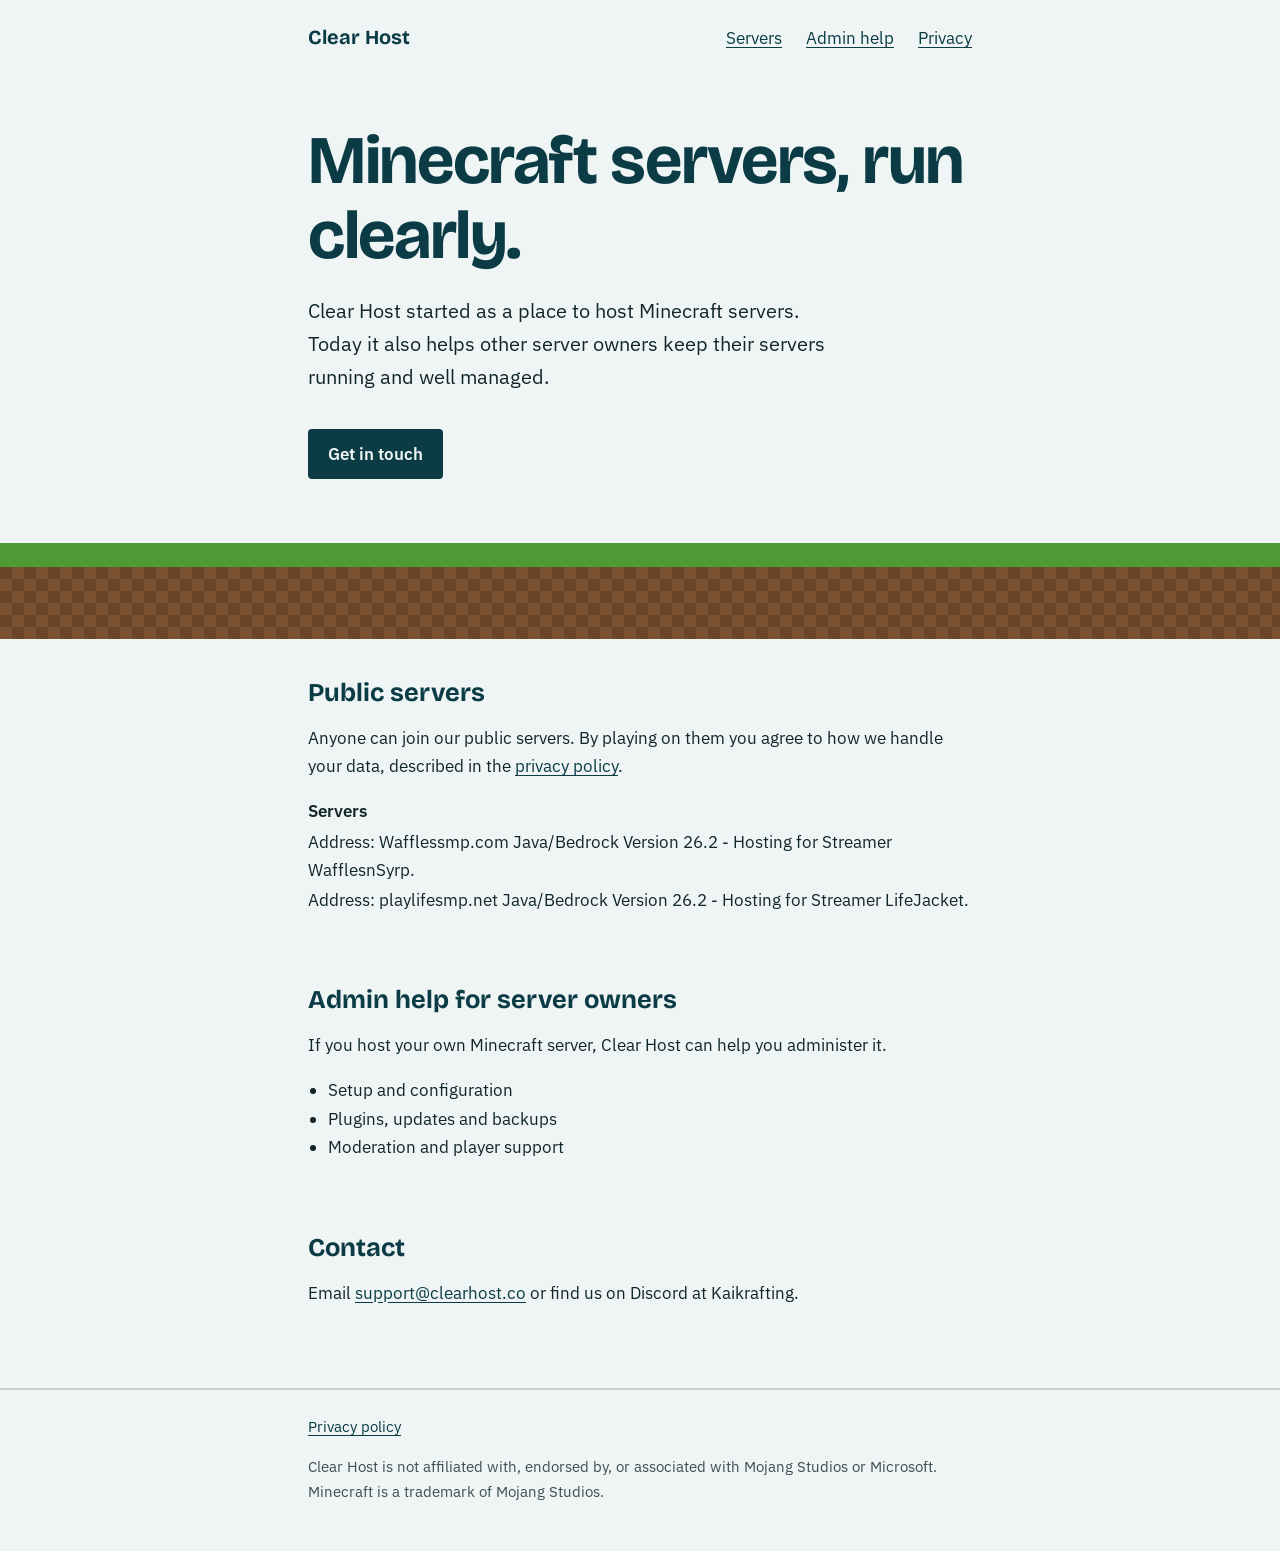
<file: index.html>
<!DOCTYPE html>
<html lang="en">
<head>
  <meta charset="utf-8">
  <meta name="viewport" content="width=device-width, initial-scale=1, viewport-fit=cover">
  <title>Clear Host | Minecraft server hosting and administration</title>
  <meta name="description" content="Clear Host runs public Minecraft servers and helps other server owners with administration.">
  <link rel="preconnect" href="https://fonts.googleapis.com">
  <link rel="preconnect" href="https://fonts.gstatic.com" crossorigin>
  <link rel="stylesheet" href="https://fonts.googleapis.com/css2?family=Bricolage+Grotesque:wght@700&family=IBM+Plex+Sans:wght@400;600&display=swap">
  <link rel="stylesheet" href="style.css">
</head>
<body>
  <header class="top">
    <div class="wrap">
      <a class="brand" href="index.html">Clear Host</a>
      <nav>
        <a href="#servers">Servers</a>
        <a href="#admin">Admin help</a>
        <a href="privacy.html">Privacy</a>
      </nav>
    </div>
  </header>

  <main>
    <div class="wrap">
      <h1>Minecraft servers, run clearly.</h1>
      <p class="lead">Clear Host started as a place to host Minecraft servers. Today it also helps other server owners keep their servers running and well managed.</p>
      <a class="btn" href="#contact">Get in touch</a>
    </div>
    <div class="terrain" role="presentation"></div>

    <div class="wrap">
      <section id="servers">
        <h2>Public servers</h2>
        <p>Anyone can join our public servers. By playing on them you agree to how we handle your data, described in the <a href="privacy.html">privacy policy</a>.</p>
        <dl>
          <dt>Servers</dt>
          <dd>Address: Wafflessmp.com Java/Bedrock Version 26.2 - Hosting for Streamer WafflesnSyrp.</dd>
          <dd>Address: playlifesmp.net Java/Bedrock Version 26.2 - Hosting for Streamer LifeJacket.</dd>
        </dl>
      </section>

      <section id="admin">
        <h2>Admin help for server owners</h2>
        <p>If you host your own Minecraft server, Clear Host can help you administer it.</p>
        <ul>
          <li>Setup and configuration</li>
          <li>Plugins, updates and backups</li>
          <li>Moderation and player support</li>
        </ul>
      </section>

      <section id="contact">
        <h2>Contact</h2>
        <p>Email <a href="mailto:support@clearhost.co">support@clearhost.co</a> or find us on Discord at Kaikrafting.</p>
      </section>
    </div>
  </main>

  <footer>
    <div class="wrap">
      <a href="privacy.html">Privacy policy</a>
      <p class="meta">Clear Host is not affiliated with, endorsed by, or associated with Mojang Studios or Microsoft. Minecraft is a trademark of Mojang Studios.</p>
    </div>
  </footer>
</body>
</html>
</file>
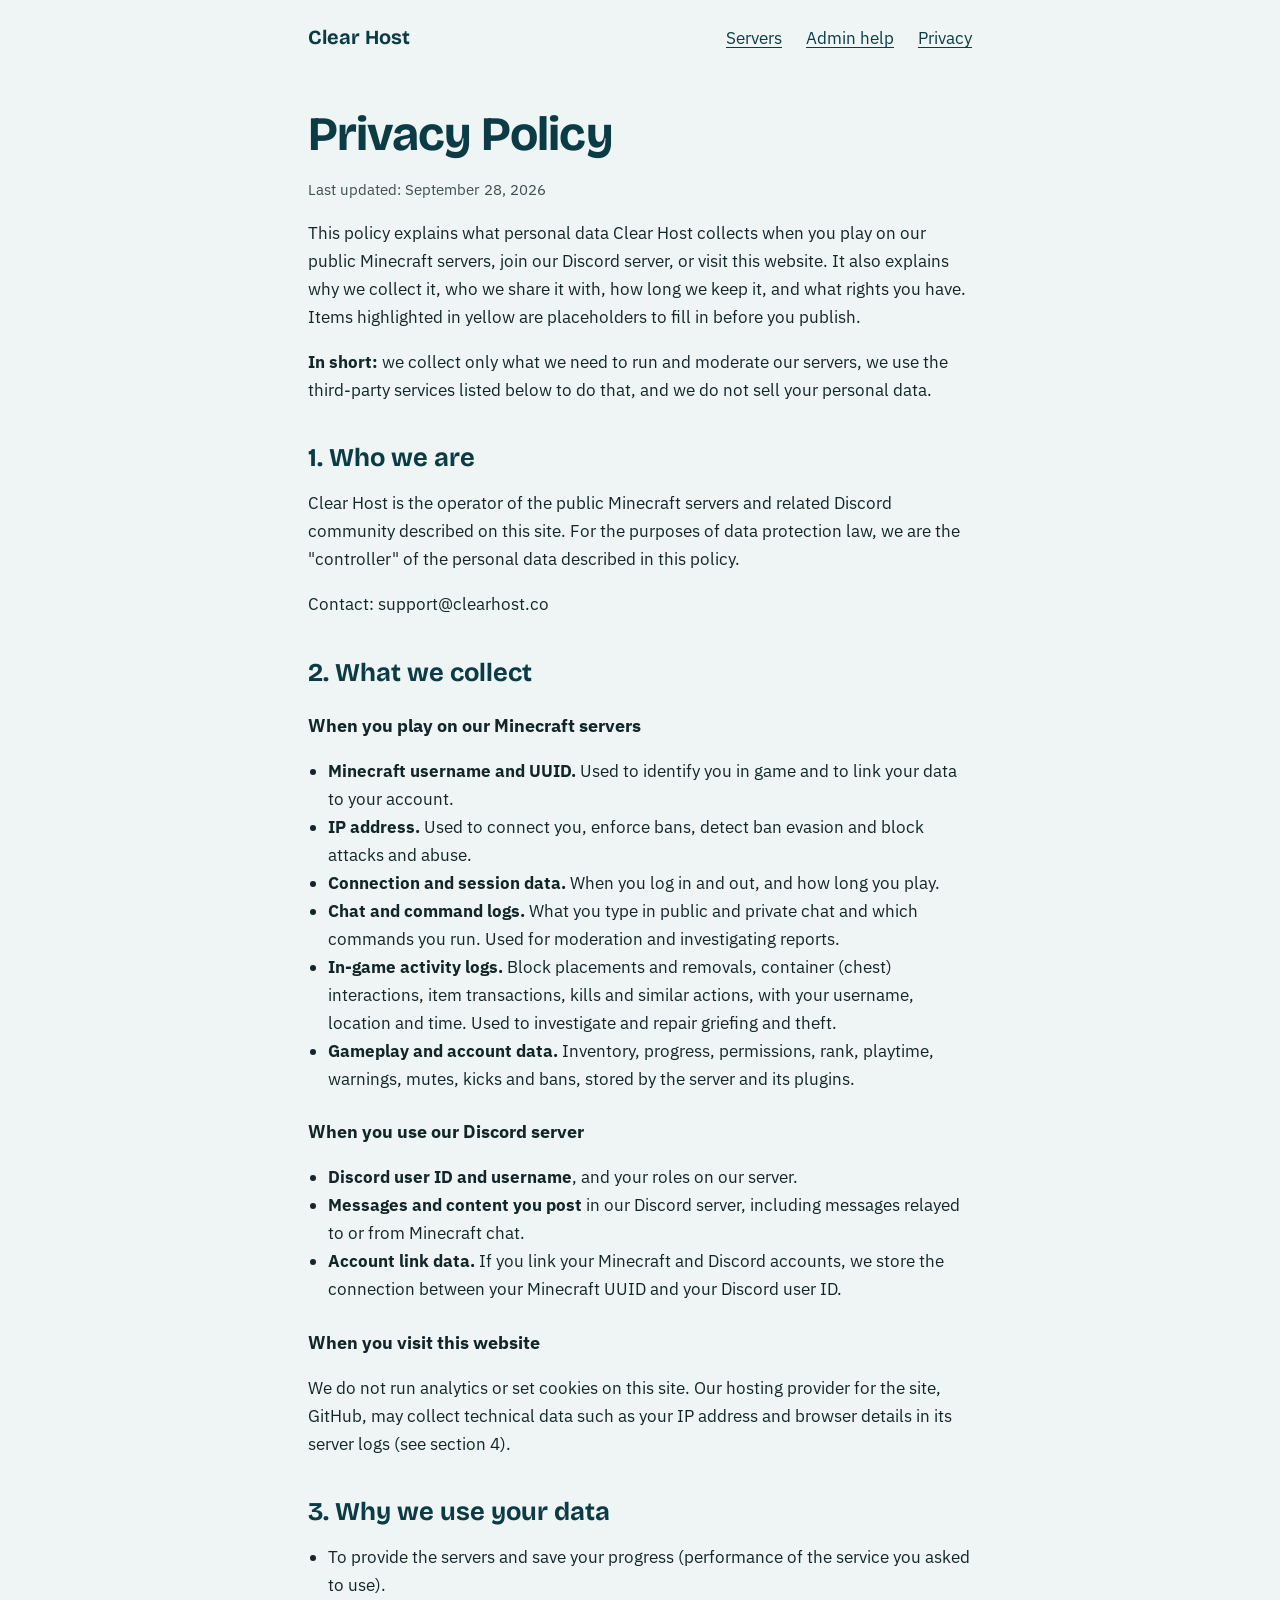
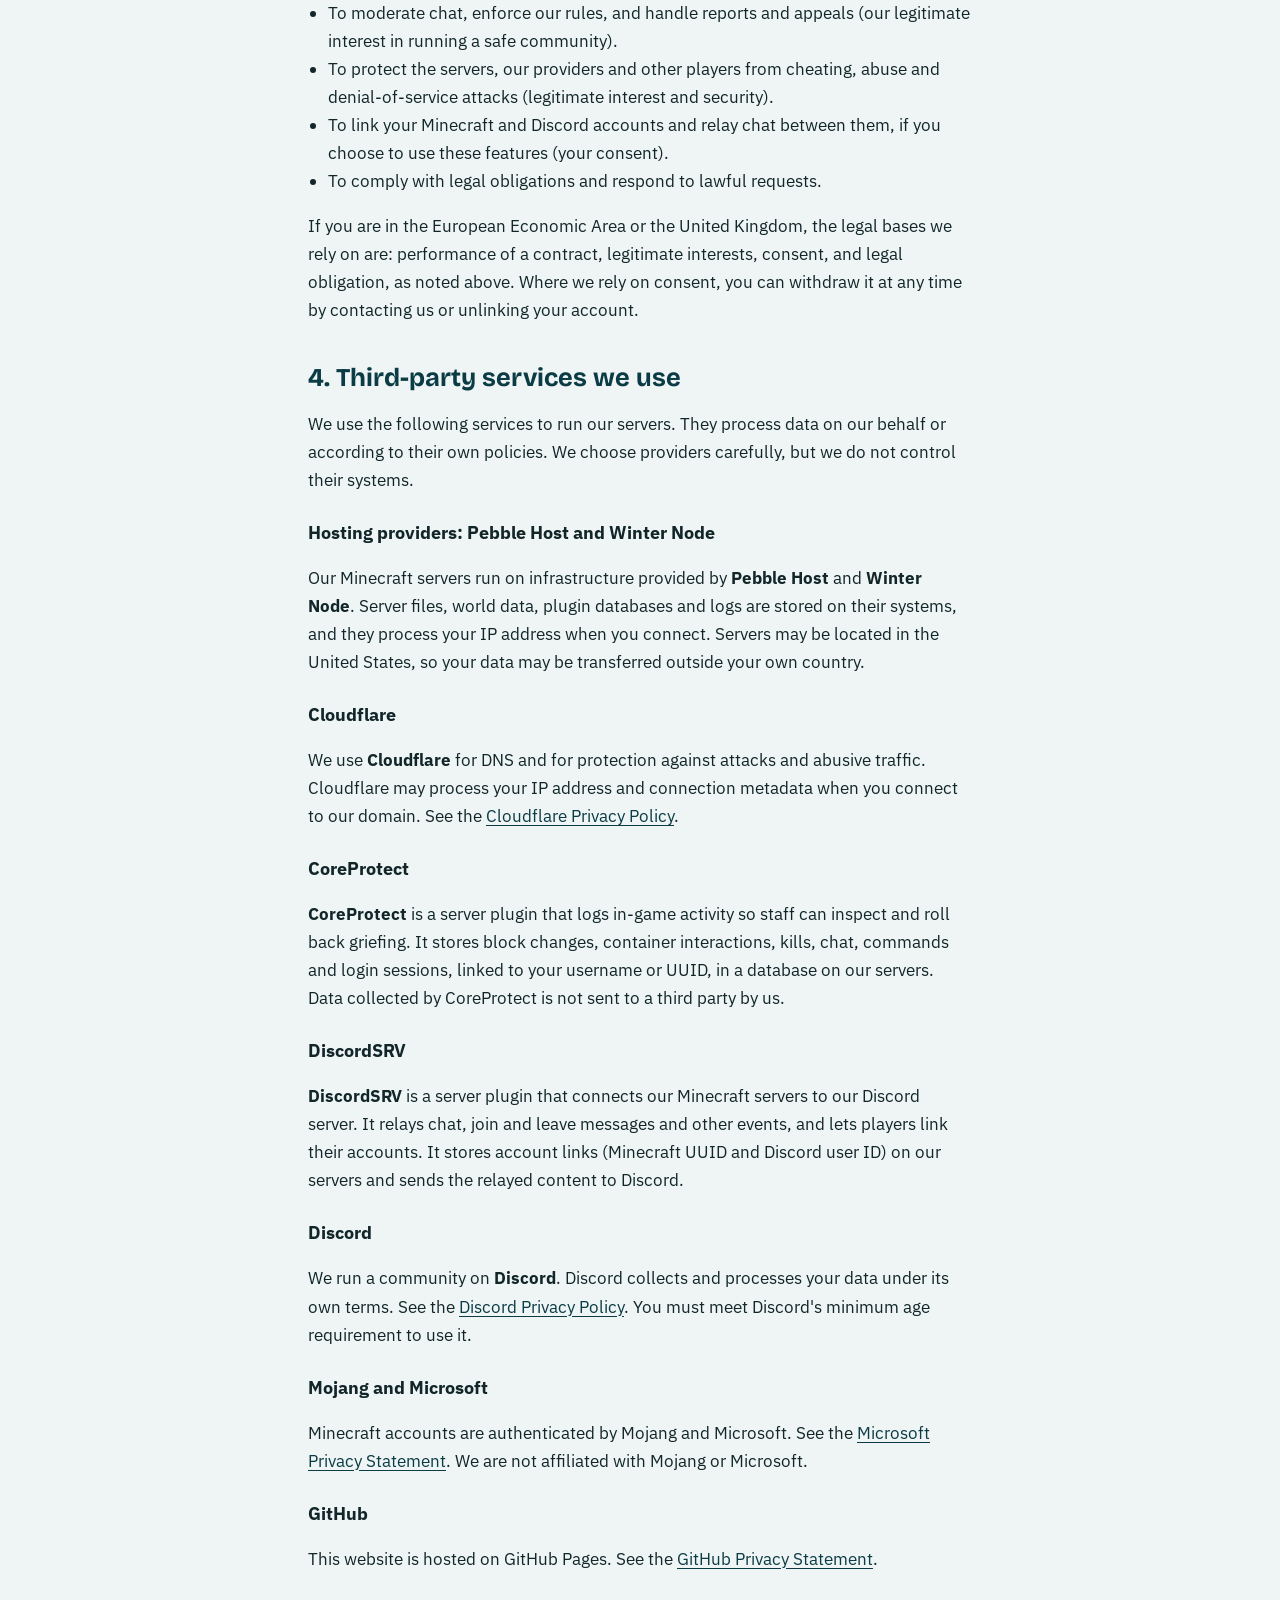
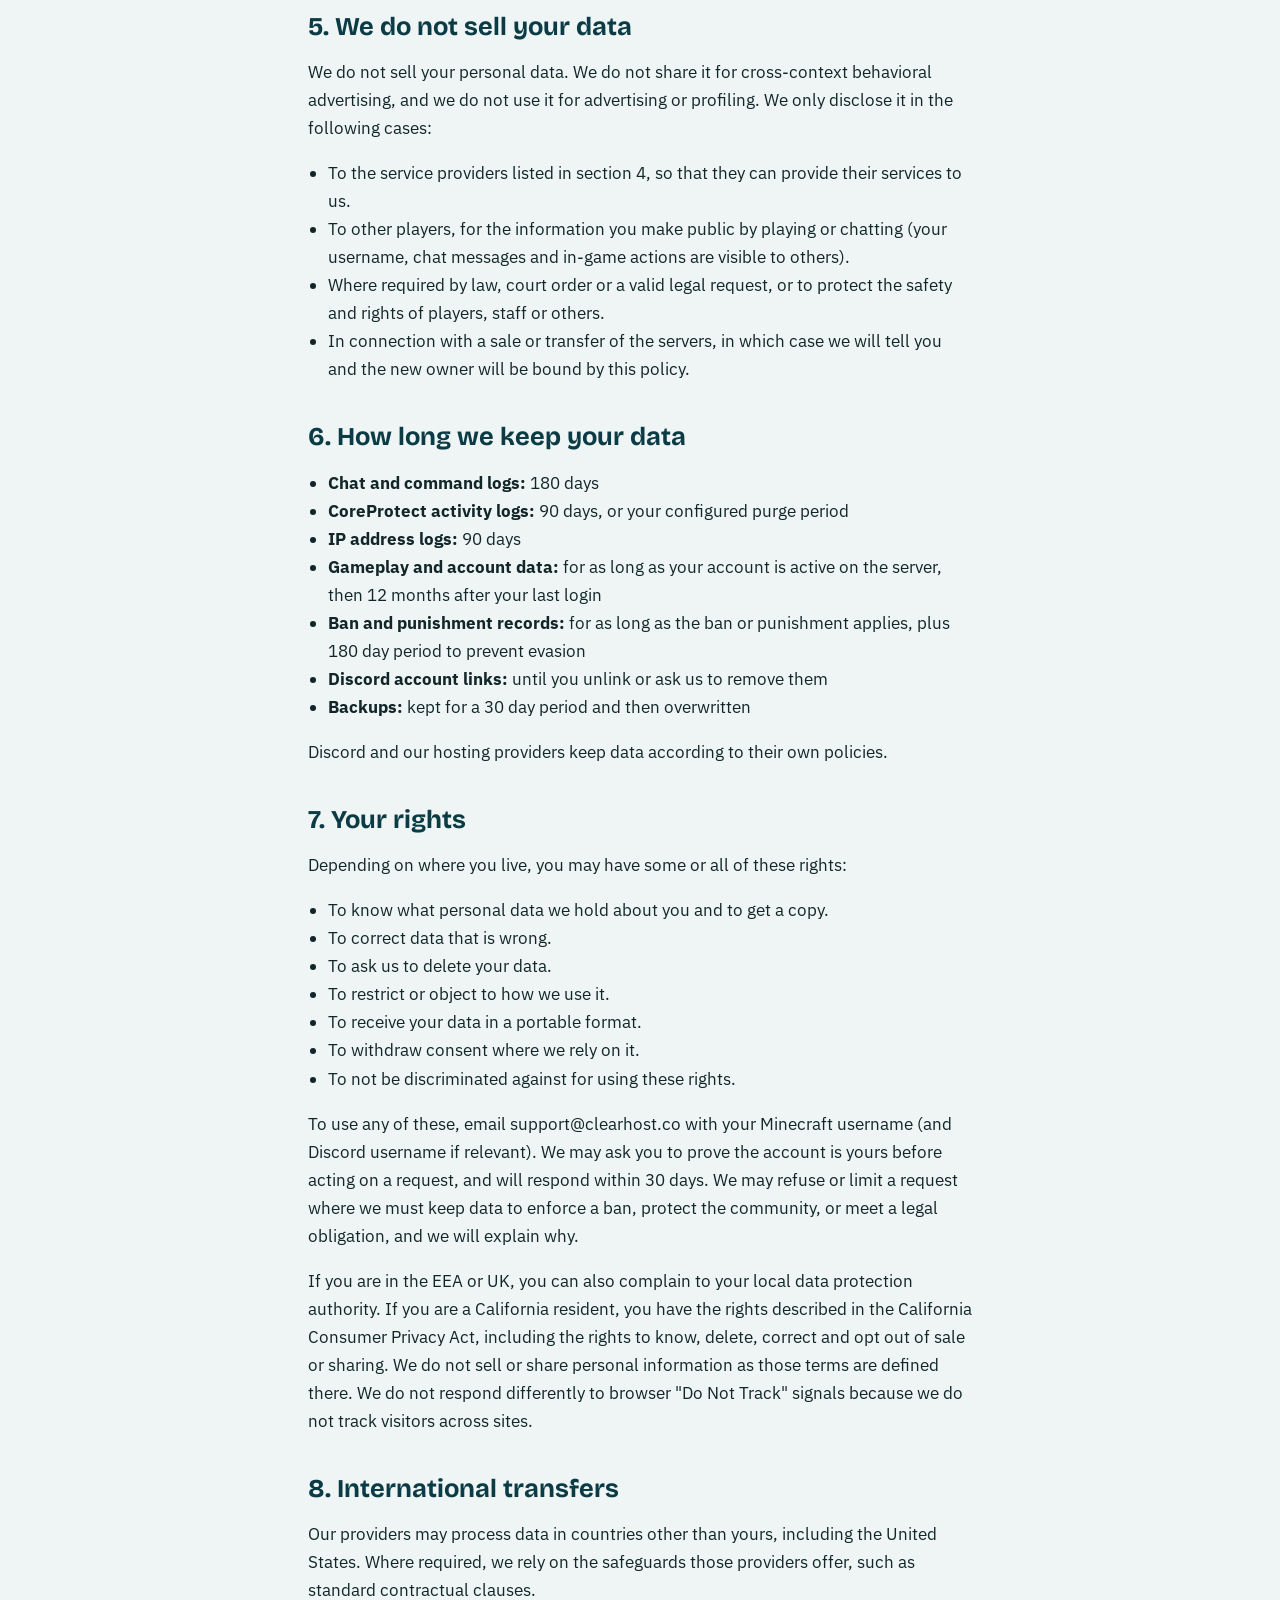
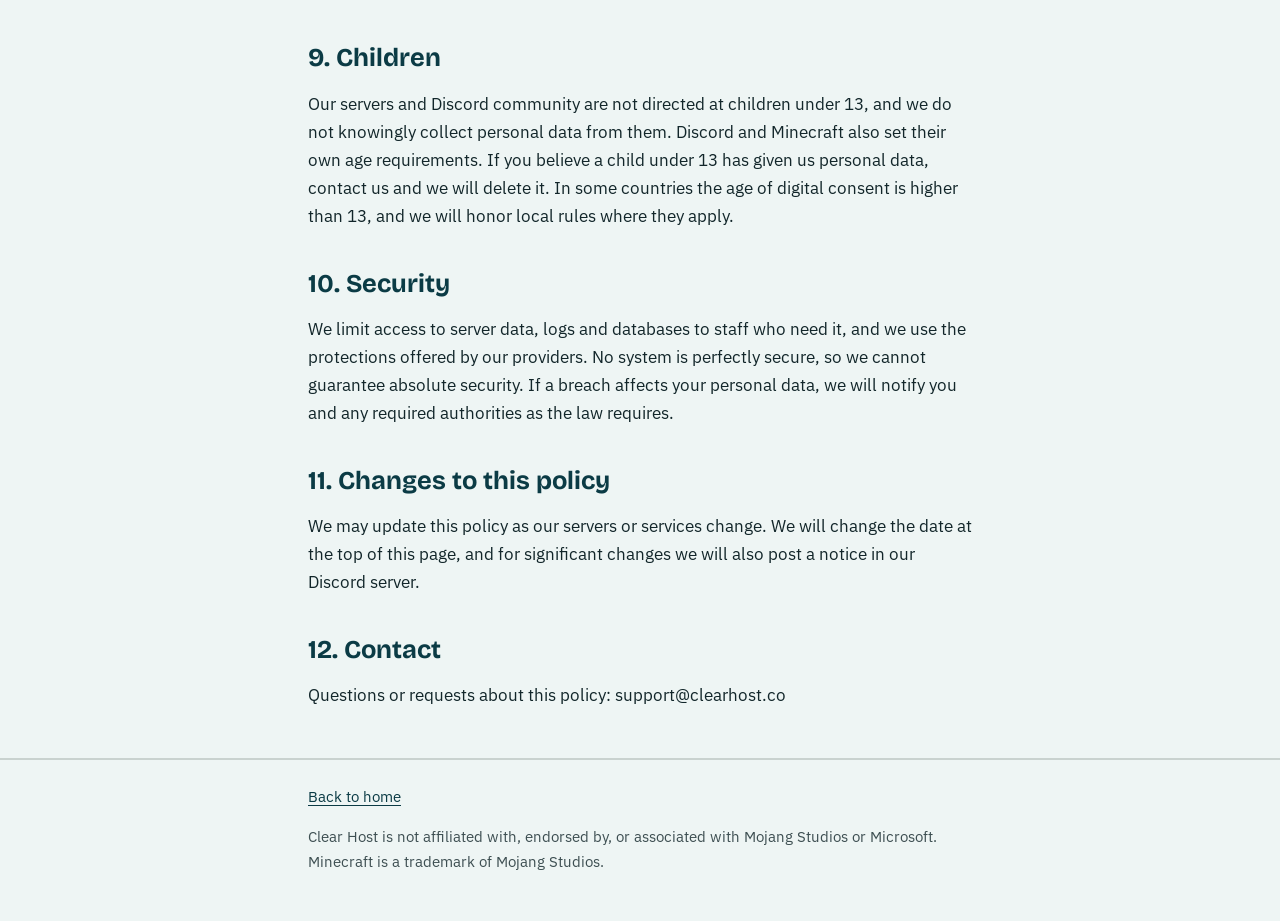
<file: privacy.html>
<!DOCTYPE html>
<html lang="en">
<head>
  <meta charset="utf-8">
  <meta name="viewport" content="width=device-width, initial-scale=1, viewport-fit=cover">
  <title>Privacy Policy | Clear Host</title>
  <meta name="description" content="How Clear Host collects, uses and protects data on its public Minecraft servers, Discord and website.">
  <link rel="preconnect" href="https://fonts.googleapis.com">
  <link rel="preconnect" href="https://fonts.gstatic.com" crossorigin>
  <link rel="stylesheet" href="https://fonts.googleapis.com/css2?family=Bricolage+Grotesque:wght@700&family=IBM+Plex+Sans:wght@400;600&display=swap">
  <link rel="stylesheet" href="style.css">
</head>
<body>
  <header class="top">
    <div class="wrap">
      <a class="brand" href="index.html">Clear Host</a>
      <nav>
        <a href="index.html#servers">Servers</a>
        <a href="index.html#admin">Admin help</a>
        <a href="privacy.html">Privacy</a>
      </nav>
    </div>
  </header>

  <main class="wrap">
    <h1 style="font-size:clamp(2rem,6vw,3rem);margin-top:2rem">Privacy Policy</h1>
    <p class="meta">Last updated: September 28, 2026</p>

    <p>This policy explains what personal data Clear Host collects when you play on our public Minecraft servers, join our Discord server, or visit this website. It also explains why we collect it, who we share it with, how long we keep it, and what rights you have. Items highlighted in yellow are placeholders to fill in before you publish.</p>
    <p><strong>In short:</strong> we collect only what we need to run and moderate our servers, we use the third-party services listed below to do that, and we do not sell your personal data.</p>

    <h2>1. Who we are</h2>
    <p>Clear Host is the operator of the public Minecraft servers and related Discord community described on this site. For the purposes of data protection law, we are the "controller" of the personal data described in this policy.</p>
    <p>Contact: support@clearhost.co</span></p>

    <h2>2. What we collect</h2>
    <h3>When you play on our Minecraft servers</h3>
    <ul>
      <li><strong>Minecraft username and UUID.</strong> Used to identify you in game and to link your data to your account.</li>
      <li><strong>IP address.</strong> Used to connect you, enforce bans, detect ban evasion and block attacks and abuse.</li>
      <li><strong>Connection and session data.</strong> When you log in and out, and how long you play.</li>
      <li><strong>Chat and command logs.</strong> What you type in public and private chat and which commands you run. Used for moderation and investigating reports.</li>
      <li><strong>In-game activity logs.</strong> Block placements and removals, container (chest) interactions, item transactions, kills and similar actions, with your username, location and time. Used to investigate and repair griefing and theft.</li>
      <li><strong>Gameplay and account data.</strong> Inventory, progress, permissions, rank, playtime, warnings, mutes, kicks and bans, stored by the server and its plugins.</li>
    </ul>
    <h3>When you use our Discord server</h3>
    <ul>
      <li><strong>Discord user ID and username</strong>, and your roles on our server.</li>
      <li><strong>Messages and content you post</strong> in our Discord server, including messages relayed to or from Minecraft chat.</li>
      <li><strong>Account link data.</strong> If you link your Minecraft and Discord accounts, we store the connection between your Minecraft UUID and your Discord user ID.</li>
    </ul>
    <h3>When you visit this website</h3>
    <p>We do not run analytics or set cookies on this site. Our hosting provider for the site, GitHub, may collect technical data such as your IP address and browser details in its server logs (see section 4).</p>
   
    <h2>3. Why we use your data</h2>
    <ul>
      <li>To provide the servers and save your progress (performance of the service you asked to use).</li>
      <li>To moderate chat, enforce our rules, and handle reports and appeals (our legitimate interest in running a safe community).</li>
      <li>To protect the servers, our providers and other players from cheating, abuse and denial-of-service attacks (legitimate interest and security).</li>
      <li>To link your Minecraft and Discord accounts and relay chat between them, if you choose to use these features (your consent).</li>
      <li>To comply with legal obligations and respond to lawful requests.</li>
    </ul>
    <p>If you are in the European Economic Area or the United Kingdom, the legal bases we rely on are: performance of a contract, legitimate interests, consent, and legal obligation, as noted above. Where we rely on consent, you can withdraw it at any time by contacting us or unlinking your account.</p>

    <h2>4. Third-party services we use</h2>
    <p>We use the following services to run our servers. They process data on our behalf or according to their own policies. We choose providers carefully, but we do not control their systems.</p>

    <h3>Hosting providers: Pebble Host and Winter Node</h3>
    <p>Our Minecraft servers run on infrastructure provided by <strong>Pebble Host</strong> and <strong>Winter Node</strong>. Server files, world data, plugin databases and logs are stored on their systems, and they process your IP address when you connect. Servers may be located in the United States, so your data may be transferred outside your own country.</p>

    <h3>Cloudflare</h3>
    <p>We use <strong>Cloudflare</strong> for DNS and for protection against attacks and abusive traffic. Cloudflare may process your IP address and connection metadata when you connect to our domain. See the <a href="https://www.cloudflare.com/privacypolicy/">Cloudflare Privacy Policy</a>.</p>

    <h3>CoreProtect</h3>
    <p><strong>CoreProtect</strong> is a server plugin that logs in-game activity so staff can inspect and roll back griefing. It stores block changes, container interactions, kills, chat, commands and login sessions, linked to your username or UUID, in a database on our servers. Data collected by CoreProtect is not sent to a third party by us.</p>

    <h3>DiscordSRV</h3>
    <p><strong>DiscordSRV</strong> is a server plugin that connects our Minecraft servers to our Discord server. It relays chat, join and leave messages and other events, and lets players link their accounts. It stores account links (Minecraft UUID and Discord user ID) on our servers and sends the relayed content to Discord.</p>

    <h3>Discord</h3>
    <p>We run a community on <strong>Discord</strong>. Discord collects and processes your data under its own terms. See the <a href="https://discord.com/privacy">Discord Privacy Policy</a>. You must meet Discord's minimum age requirement to use it.</p>

    <h3>Mojang and Microsoft</h3>
    <p>Minecraft accounts are authenticated by Mojang and Microsoft. See the <a href="https://privacy.microsoft.com/">Microsoft Privacy Statement</a>. We are not affiliated with Mojang or Microsoft.</p>

    <h3>GitHub</h3>
    <p>This website is hosted on GitHub Pages. See the <a href="https://docs.github.com/en/site-policy/privacy-policies/github-general-privacy-statement">GitHub Privacy Statement</a>.</p>

    <h2>5. We do not sell your data</h2>
    <p>We do not sell your personal data. We do not share it for cross-context behavioral advertising, and we do not use it for advertising or profiling. We only disclose it in the following cases:</p>
    <ul>
      <li>To the service providers listed in section 4, so that they can provide their services to us.</li>
      <li>To other players, for the information you make public by playing or chatting (your username, chat messages and in-game actions are visible to others).</li>
      <li>Where required by law, court order or a valid legal request, or to protect the safety and rights of players, staff or others.</li>
      <li>In connection with a sale or transfer of the servers, in which case we will tell you and the new owner will be bound by this policy.</li>
    </ul>

    <h2>6. How long we keep your data</h2>
    <ul>
      <li><strong>Chat and command logs:</strong> 180 days</li>
      <li><strong>CoreProtect activity logs:</strong> 90 days, or your configured purge period</li>
      <li><strong>IP address logs:</strong> 90 days</li>
      <li><strong>Gameplay and account data:</strong> for as long as your account is active on the server, then 12 months after your last login</li>
      <li><strong>Ban and punishment records:</strong> for as long as the ban or punishment applies, plus 180 day period to prevent evasion</li>
      <li><strong>Discord account links:</strong> until you unlink or ask us to remove them</li>
      <li><strong>Backups:</strong> kept for a 30 day period and then overwritten</li>
    </ul>
    <p>Discord and our hosting providers keep data according to their own policies.</p>

    <h2>7. Your rights</h2>
    <p>Depending on where you live, you may have some or all of these rights:</p>
    <ul>
      <li>To know what personal data we hold about you and to get a copy.</li>
      <li>To correct data that is wrong.</li>
      <li>To ask us to delete your data.</li>
      <li>To restrict or object to how we use it.</li>
      <li>To receive your data in a portable format.</li>
      <li>To withdraw consent where we rely on it.</li>
      <li>To not be discriminated against for using these rights.</li>
    </ul>
    <p>To use any of these, email support@clearhost.co with your Minecraft username (and Discord username if relevant). We may ask you to prove the account is yours before acting on a request, and will respond within 30 days. We may refuse or limit a request where we must keep data to enforce a ban, protect the community, or meet a legal obligation, and we will explain why.</p>
    <p>If you are in the EEA or UK, you can also complain to your local data protection authority. If you are a California resident, you have the rights described in the California Consumer Privacy Act, including the rights to know, delete, correct and opt out of sale or sharing. We do not sell or share personal information as those terms are defined there. We do not respond differently to browser "Do Not Track" signals because we do not track visitors across sites.</p>

    <h2>8. International transfers</h2>
    <p>Our providers may process data in countries other than yours, including the United States. Where required, we rely on the safeguards those providers offer, such as standard contractual clauses.</p>

    <h2>9. Children</h2>
    <p>Our servers and Discord community are not directed at children under 13, and we do not knowingly collect personal data from them. Discord and Minecraft also set their own age requirements. If you believe a child under 13 has given us personal data, contact us and we will delete it. In some countries the age of digital consent is higher than 13, and we will honor local rules where they apply.</p>

    <h2>10. Security</h2>
    <p>We limit access to server data, logs and databases to staff who need it, and we use the protections offered by our providers. No system is perfectly secure, so we cannot guarantee absolute security. If a breach affects your personal data, we will notify you and any required authorities as the law requires.</p>

    <h2>11. Changes to this policy</h2>
    <p>We may update this policy as our servers or services change. We will change the date at the top of this page, and for significant changes we will also post a notice in our Discord server.</p>

    <h2>12. Contact</h2>
    <p>Questions or requests about this policy: support@clearhost.co</p>
  </main>

  <footer>
    <div class="wrap">
      <a href="index.html">Back to home</a>
      <p class="meta">Clear Host is not affiliated with, endorsed by, or associated with Mojang Studios or Microsoft. Minecraft is a trademark of Mojang Studios.</p>
    </div>
  </footer>
</body>
</html>
</file>
<file: style.css>
:root {
  --ice: #eef5f4;
  --water: #0b3b45;
  --ink: #12262a;
  --grass: #4f9a34;
  --dirt: #7a5232;
  --dirt-dark: #6a4529;
  --stone: #c9d2cf;
  box-sizing: border-box;
  padding-top: env(safe-area-inset-top, 0px);
  padding-bottom: env(safe-area-inset-bottom, 0px);
}
@media (prefers-color-scheme: dark) {
  :root:not([data-theme="light"]) {
    --ice: #0d1d20;
    --water: #9fd6de;
    --ink: #dbe8e6;
    --stone: #2b3d40;
  }
}
*, *::before, *::after { box-sizing: inherit; }
html { scroll-padding-top: 1rem; }
body {
  margin: 0;
  background: var(--ice);
  color: var(--ink);
  font: 1.0625rem/1.65 "IBM Plex Sans", system-ui, -apple-system, "Segoe UI", sans-serif;
}
a { color: var(--water); text-underline-offset: 3px; }
a:focus-visible, .btn:focus-visible { outline: 3px solid var(--grass); outline-offset: 3px; }
.wrap { max-width: 44rem; margin: 0 auto; padding: 0 1.25rem; }

header.top { padding: 1.5rem 0; }
header.top .wrap { display: flex; justify-content: space-between; align-items: baseline; gap: 1rem; flex-wrap: wrap; }
.brand { font: 700 1.25rem "Bricolage Grotesque", system-ui, sans-serif; color: var(--water); text-decoration: none; }
nav a { margin-left: 1.25rem; }

h1, h2 { font-family: "Bricolage Grotesque", system-ui, sans-serif; color: var(--water); line-height: 1.1; }
h1 { font-size: clamp(2.5rem, 8vw, 4.25rem); margin: 3rem 0 1rem; letter-spacing: -0.02em; }
h2 { font-size: 1.6rem; margin: 2.5rem 0 0.5rem; }
h3 { font-size: 1.1rem; margin: 1.5rem 0 0.25rem; }
.lead { font-size: 1.25rem; max-width: 34rem; }

.btn {
  display: inline-block; margin-top: 1rem; padding: 0.7rem 1.25rem;
  background: var(--water); color: var(--ice); font-weight: 600;
  text-decoration: none; border-radius: 4px;
}

.terrain {
  height: 96px; margin-top: 4rem;
  background:
    linear-gradient(var(--grass) 0 24px, transparent 24px),
    repeating-conic-gradient(var(--dirt) 0 25%, var(--dirt-dark) 0 50%) 0 0 / 24px 24px;
}

section { padding-bottom: 1rem; }
dl { margin: 1rem 0; }
dt { font-weight: 600; margin-top: 1rem; }
dd { margin: 0.15rem 0 0; }
.todo { background: #fff3b0; color: #3b3200; padding: 0 0.25rem; border-radius: 2px; }

footer { margin-top: 3rem; padding: 1.5rem 0 2rem; border-top: 2px solid var(--stone); font-size: 0.95rem; }
ul { padding-left: 1.25rem; }
.meta { font-size: 0.95rem; opacity: 0.8; }
</file>
